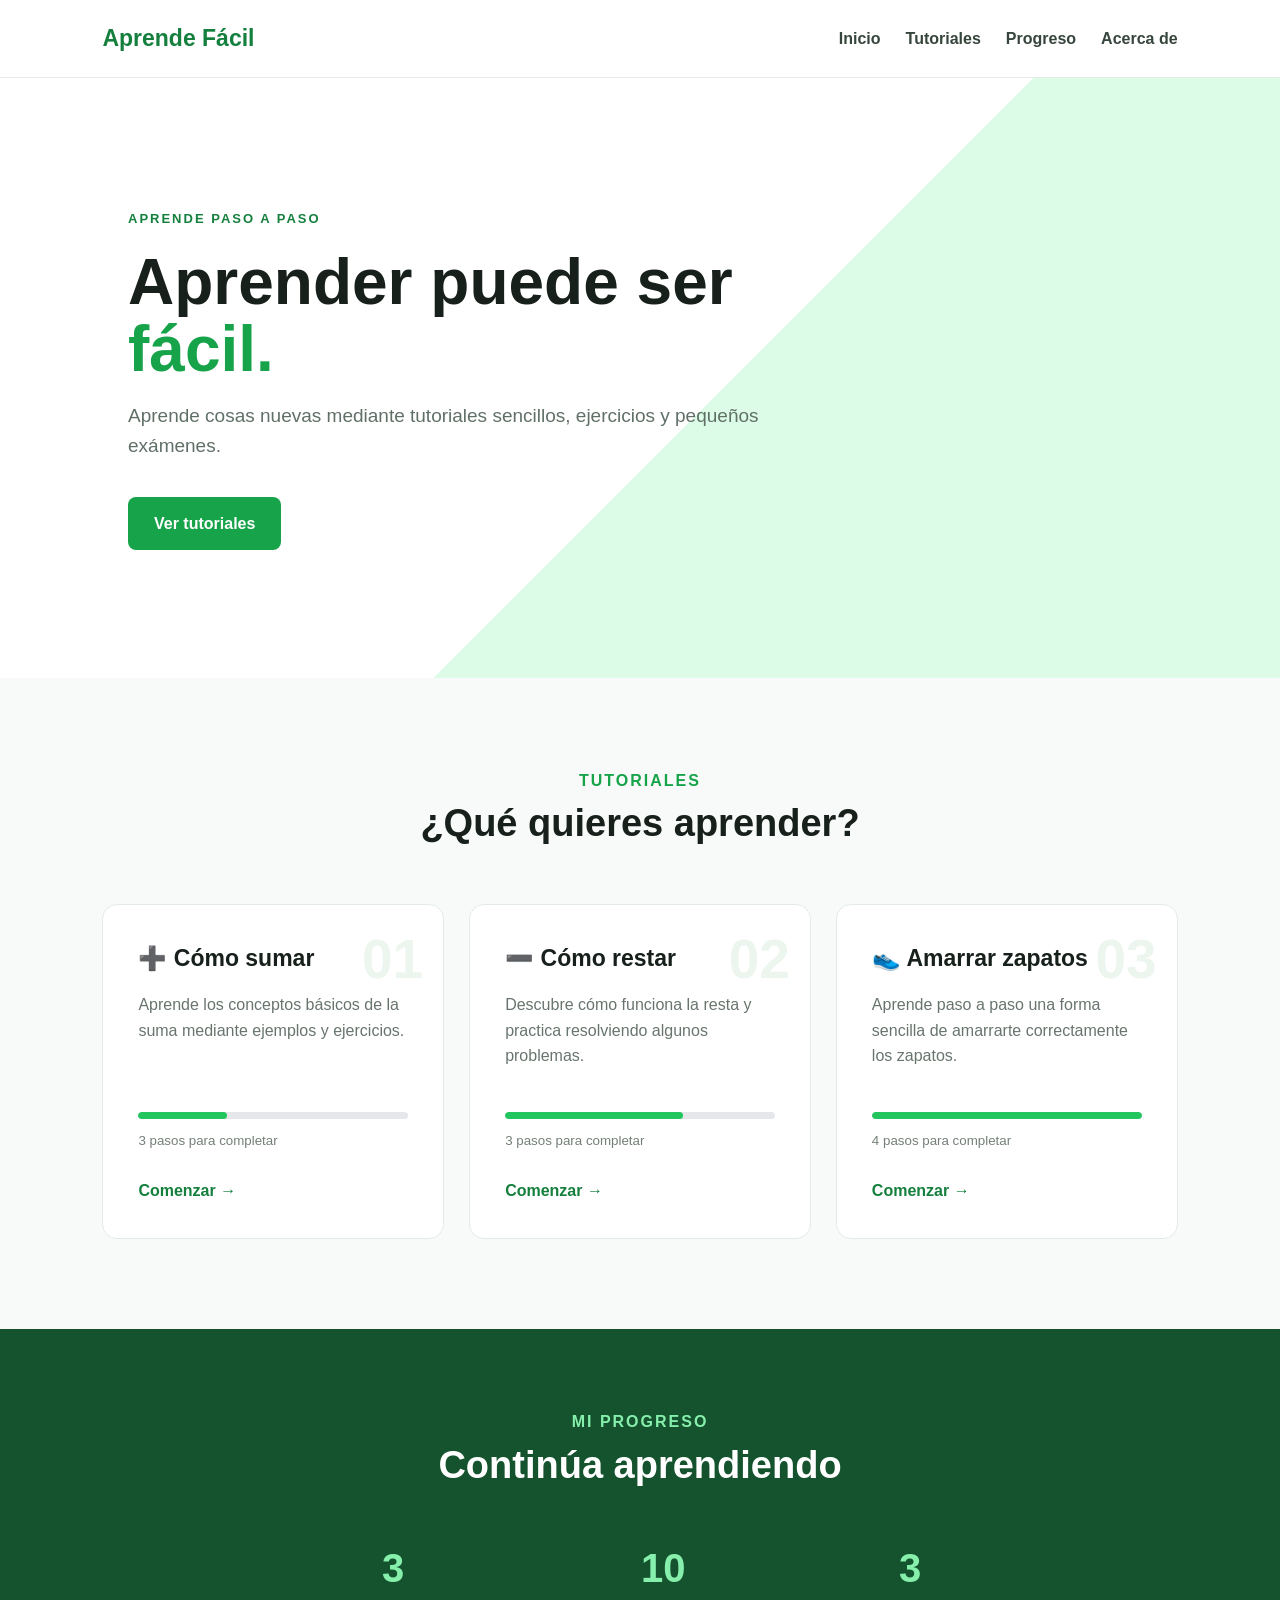
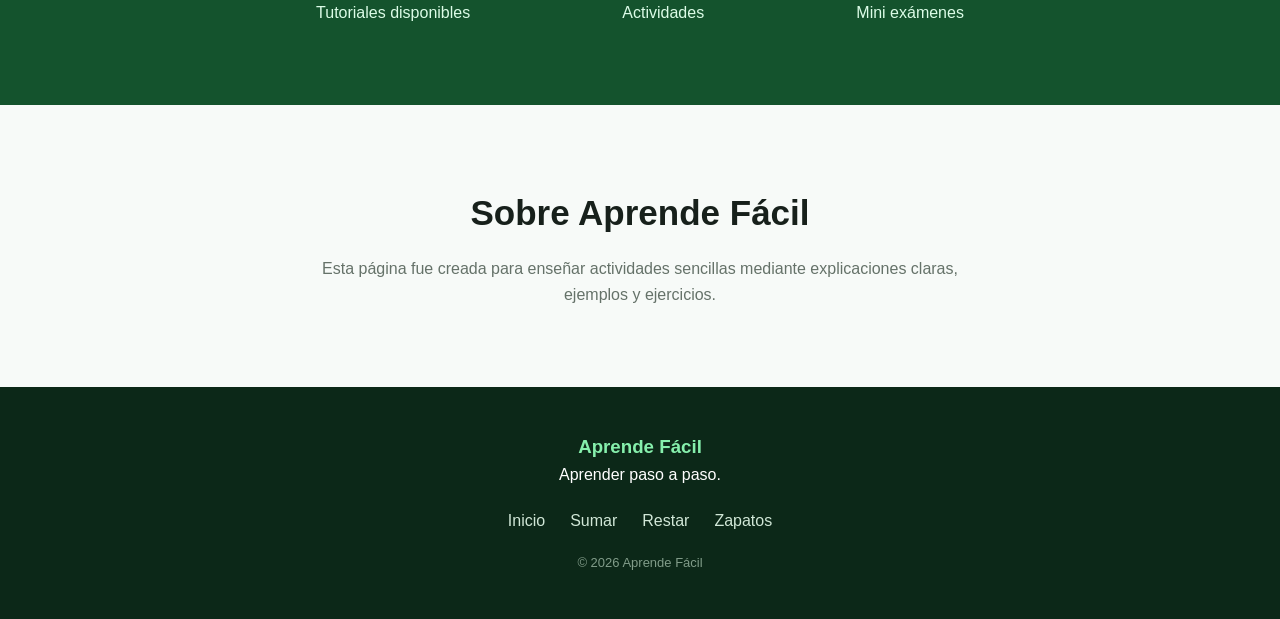
<file: index.html>
<!DOCTYPE html>
<html lang="es">
<head>
    <meta charset="UTF-8">
    <meta name="viewport" content="width=device-width, initial-scale=1.0">
    <title>Aprende Fácil</title>
    <link rel="stylesheet" href="style.css">
</head>

<body>

<header>
    <div class="logo">Aprende Fácil</div>

    <nav>
        <a href="index.html">Inicio</a>
        <a href="#tutoriales">Tutoriales</a>
        <a href="#progreso">Progreso</a>
        <a href="#nosotros">Acerca de</a>
    </nav>
</header>

<main>

    <section class="principal">
        <div>
            <span class="etiqueta">APRENDE PASO A PASO</span>

            <h1>Aprender puede ser <span>fácil.</span></h1>

            <p>
                Aprende cosas nuevas mediante tutoriales sencillos,
                ejercicios y pequeños exámenes.
            </p>

            <a class="boton" href="#tutoriales">
                Ver tutoriales
            </a>
        </div>
    </section>


    <section id="tutoriales" class="seccion">

        <div class="titulo-seccion">
            <p>TUTORIALES</p>
            <h2>¿Qué quieres aprender?</h2>
        </div>

        <div class="tarjetas">

            <article class="tarjeta">
                <div class="numero">01</div>

                <h3>➕ Cómo sumar</h3>

                <p>
                    Aprende los conceptos básicos de la suma mediante
                    ejemplos y ejercicios.
                </p>

                <div class="barra">
                    <div class="progreso p33"></div>
                </div>

                <small>3 pasos para completar</small>

                <a href="sumar.html" class="boton-secundario">
                    Comenzar →
                </a>
            </article>


            <article class="tarjeta">
                <div class="numero">02</div>

                <h3>➖ Cómo restar</h3>

                <p>
                    Descubre cómo funciona la resta y practica
                    resolviendo algunos problemas.
                </p>

                <div class="barra">
                    <div class="progreso p66"></div>
                </div>

                <small>3 pasos para completar</small>

                <a href="restar.html" class="boton-secundario">
                    Comenzar →
                </a>
            </article>


            <article class="tarjeta">
                <div class="numero">03</div>

                <h3>👟 Amarrar zapatos</h3>

                <p>
                    Aprende paso a paso una forma sencilla de
                    amarrarte correctamente los zapatos.
                </p>

                <div class="barra">
                    <div class="progreso p100"></div>
                </div>

                <small>4 pasos para completar</small>

                <a href="zapatos.html" class="boton-secundario">
                    Comenzar →
                </a>
            </article>

        </div>
    </section>


    <section id="progreso" class="progreso-general">

        <p>MI PROGRESO</p>

        <h2>Continúa aprendiendo</h2>

        <div class="caja-progreso">

            <div>
                <strong>3</strong>
                <span>Tutoriales disponibles</span>
            </div>

            <div>
                <strong>10</strong>
                <span>Actividades</span>
            </div>

            <div>
                <strong>3</strong>
                <span>Mini exámenes</span>
            </div>

        </div>

    </section>


    <section id="nosotros" class="nosotros">

        <h2>Sobre Aprende Fácil</h2>

        <p>
            Esta página fue creada para enseñar actividades sencillas
            mediante explicaciones claras, ejemplos y ejercicios.
        </p>

    </section>

</main>


<footer>

    <div>
        <h3>Aprende Fácil</h3>
        <p>Aprender paso a paso.</p>
    </div>

    <div class="footer-links">
        <a href="index.html">Inicio</a>
        <a href="sumar.html">Sumar</a>
        <a href="restar.html">Restar</a>
        <a href="zapatos.html">Zapatos</a>
    </div>

    <p class="copyright">
        © 2026 Aprende Fácil
    </p>

</footer>

</body>
</html>
</file>
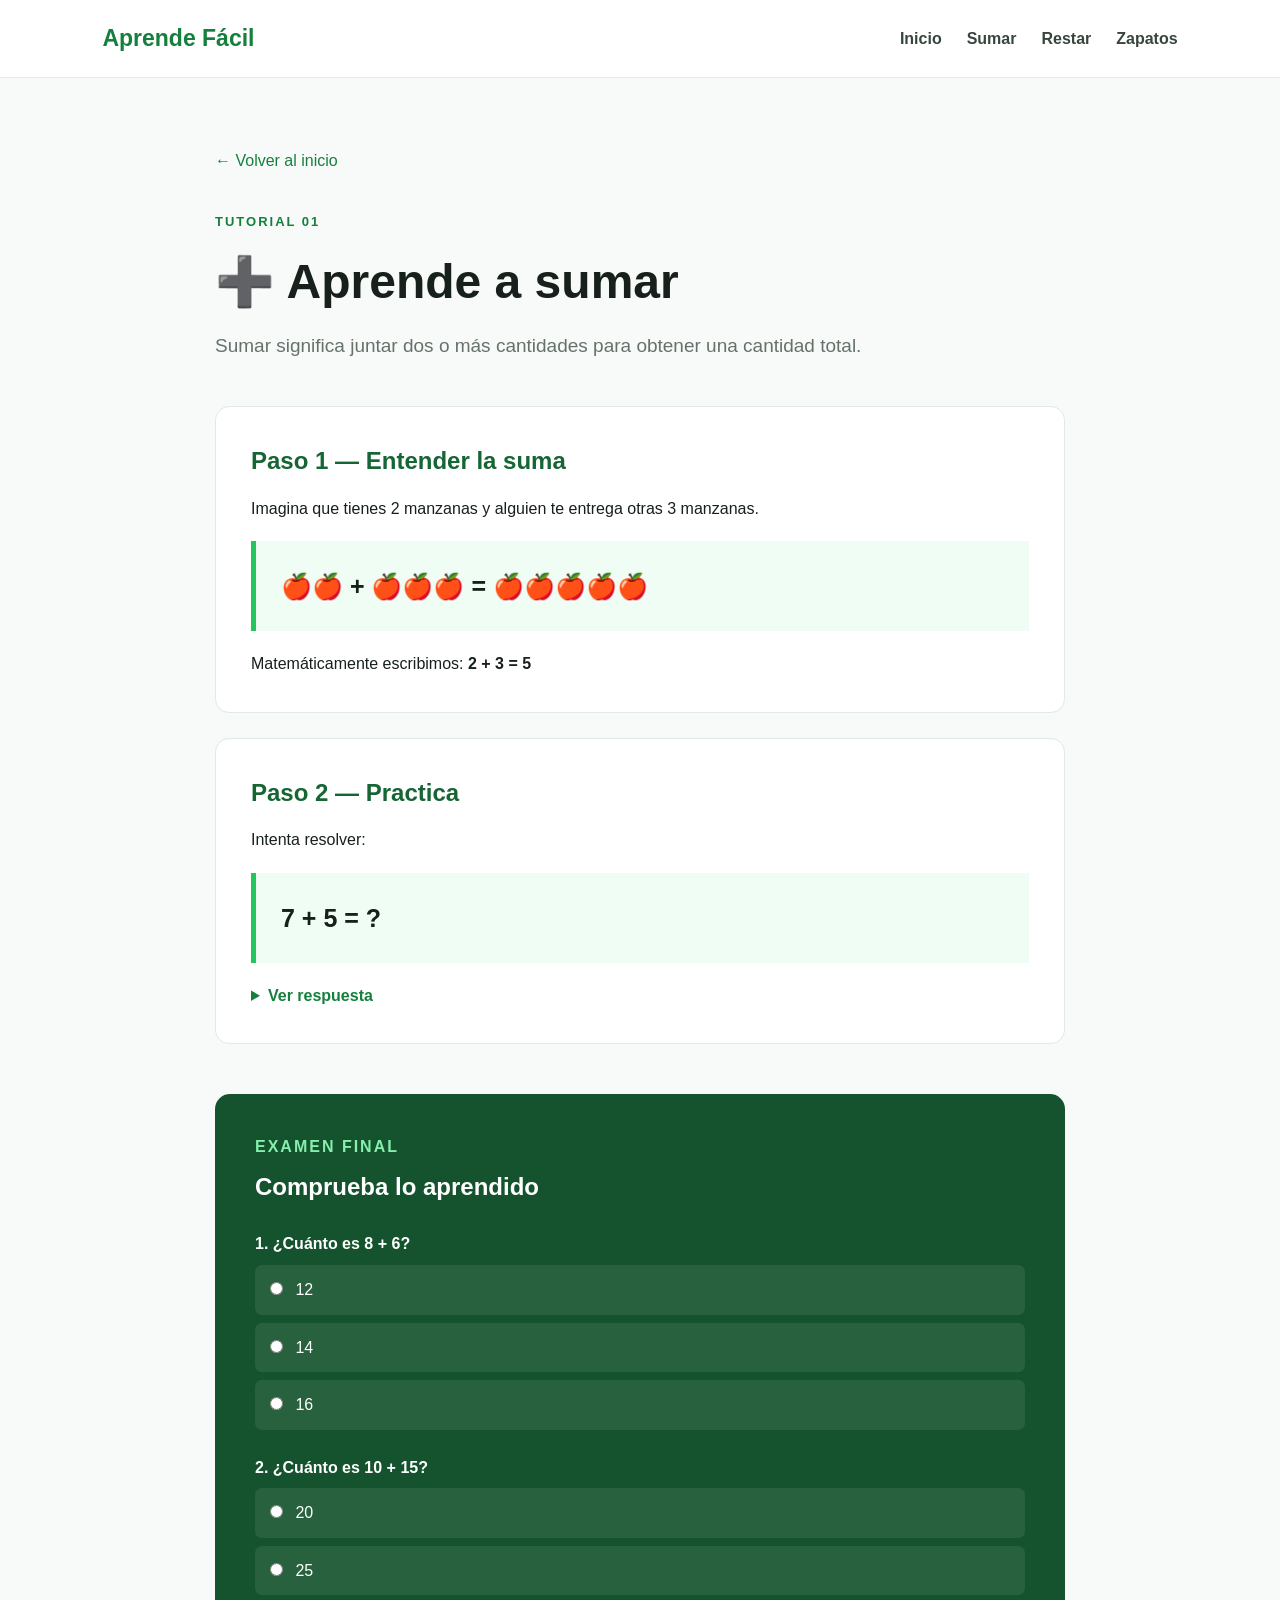
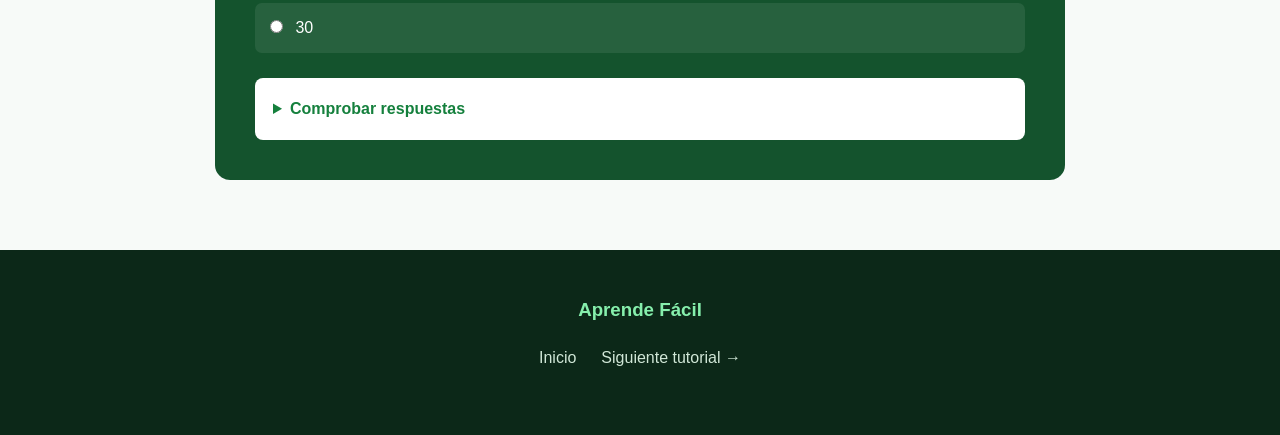
<file: problema.html>
<!DOCTYPE html>
<html lang="es">
<head>
    <meta charset="UTF-8">
    <meta name="viewport" content="width=device-width, initial-scale=1.0">
    <title>Aprender a sumar</title>
    <link rel="stylesheet" href="style.css">
</head>

<body>

<header>
    <div class="logo">Aprende Fácil</div>

    <nav>
        <a href="index.html">Inicio</a>
        <a href="sumar.html">Sumar</a>
        <a href="restar.html">Restar</a>
        <a href="zapatos.html">Zapatos</a>
    </nav>
</header>

<main class="tutorial">

    <a href="index.html" class="volver">← Volver al inicio</a>

    <span class="etiqueta">TUTORIAL 01</span>

    <h1>➕ Aprende a sumar</h1>

    <p class="introduccion">
        Sumar significa juntar dos o más cantidades para obtener
        una cantidad total.
    </p>


    <section class="leccion">

        <h2>Paso 1 — Entender la suma</h2>

        <p>
            Imagina que tienes 2 manzanas y alguien te entrega
            otras 3 manzanas.
        </p>

        <div class="ejemplo">
            🍎🍎 + 🍎🍎🍎 = 🍎🍎🍎🍎🍎
        </div>

        <p>
            Matemáticamente escribimos:
            <strong>2 + 3 = 5</strong>
        </p>

    </section>


    <section class="leccion">

        <h2>Paso 2 — Practica</h2>

        <p>Intenta resolver:</p>

        <div class="operacion">
            7 + 5 = ?
        </div>

        <details>
            <summary>Ver respuesta</summary>

            <p>
                La respuesta es <strong>12</strong>.
                Porque 7 + 5 = 12.
            </p>
        </details>

    </section>


    <section class="examen">

        <span>EXAMEN FINAL</span>

        <h2>Comprueba lo aprendido</h2>

        <p><strong>1. ¿Cuánto es 8 + 6?</strong></p>

        <label>
            <input type="radio" name="p1">
            12
        </label>

        <label>
            <input type="radio" name="p1">
            14
        </label>

        <label>
            <input type="radio" name="p1">
            16
        </label>


        <p><strong>2. ¿Cuánto es 10 + 15?</strong></p>

        <label>
            <input type="radio" name="p2">
            20
        </label>

        <label>
            <input type="radio" name="p2">
            25
        </label>

        <label>
            <input type="radio" name="p2">
            30
        </label>


        <details class="resultado">
            <summary>Comprobar respuestas</summary>

            <p>
                ✓ Pregunta 1: <strong>14</strong><br>
                ✓ Pregunta 2: <strong>25</strong>
            </p>
        </details>

    </section>

</main>

<footer>
    <h3>Aprende Fácil</h3>

    <div class="footer-links">
        <a href="index.html">Inicio</a>
        <a href="restar.html">Siguiente tutorial →</a>
    </div>
</footer>

</body>
</html>
</file>
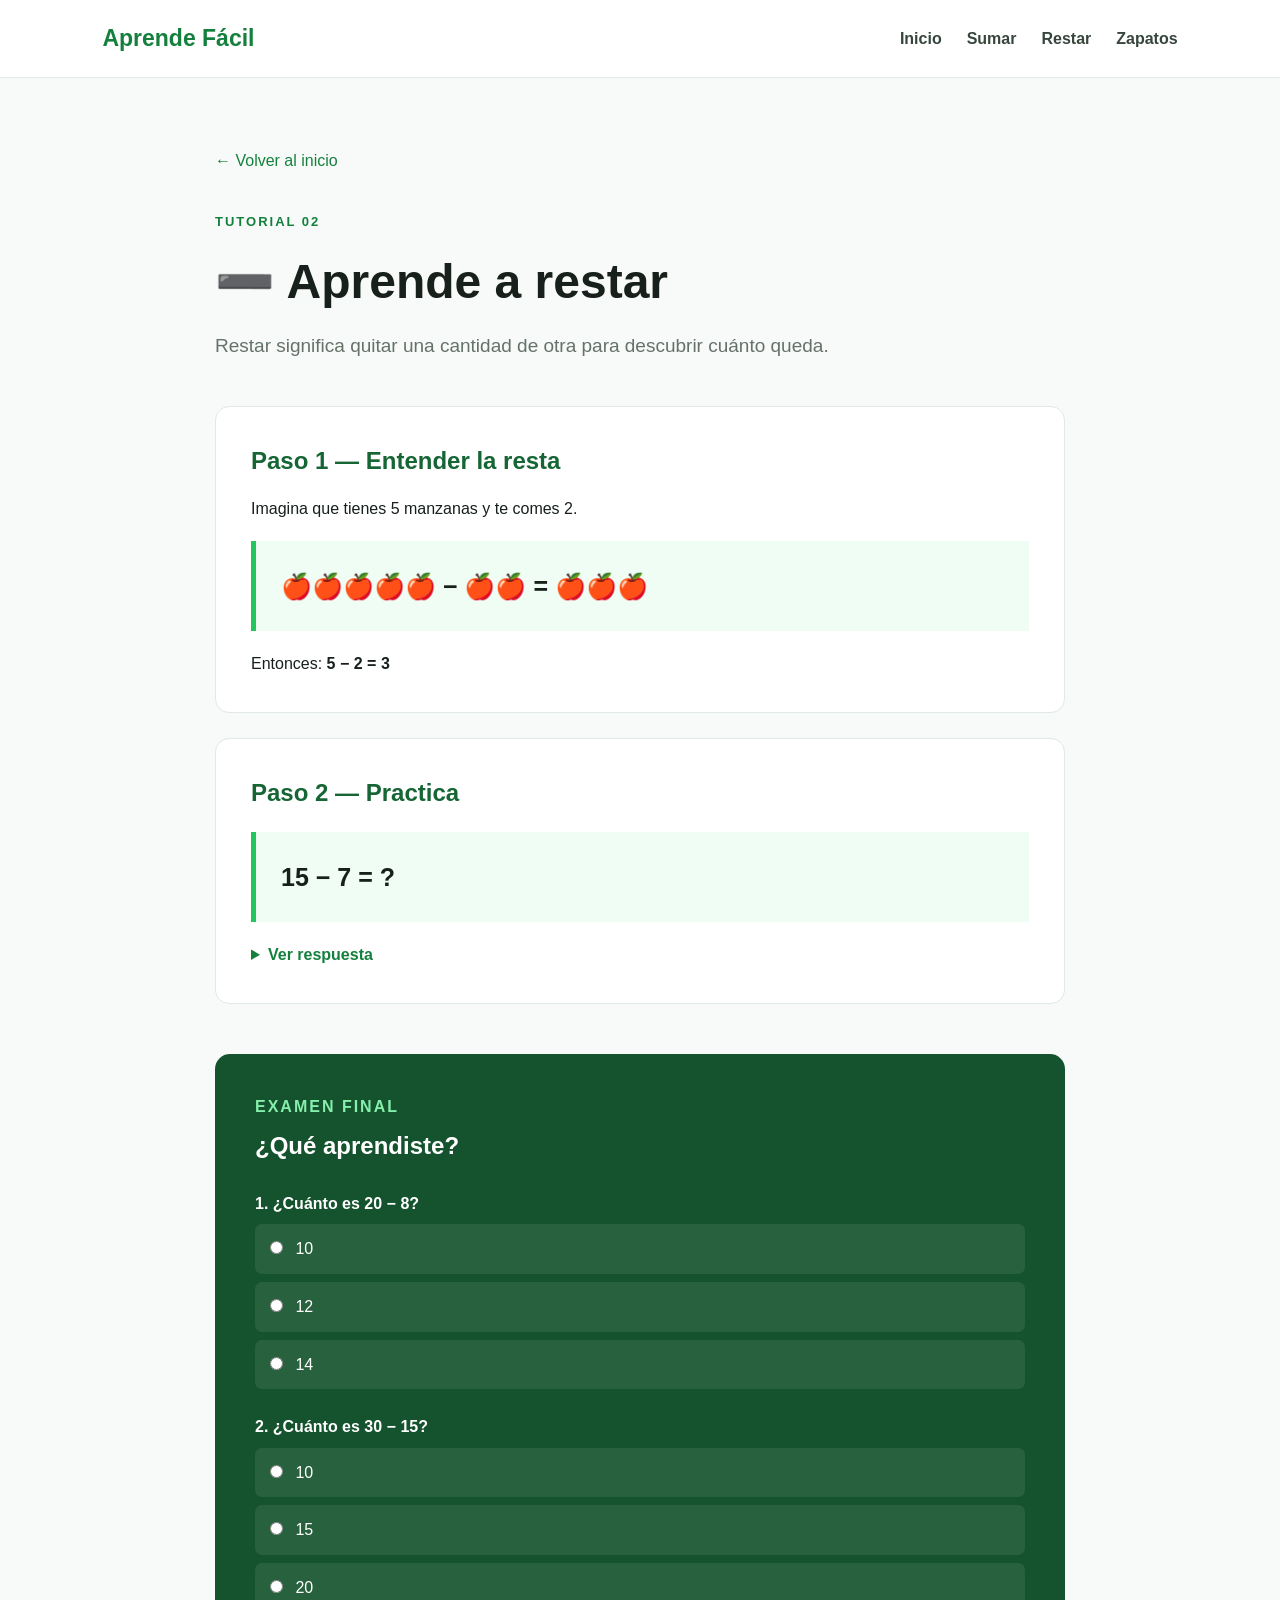
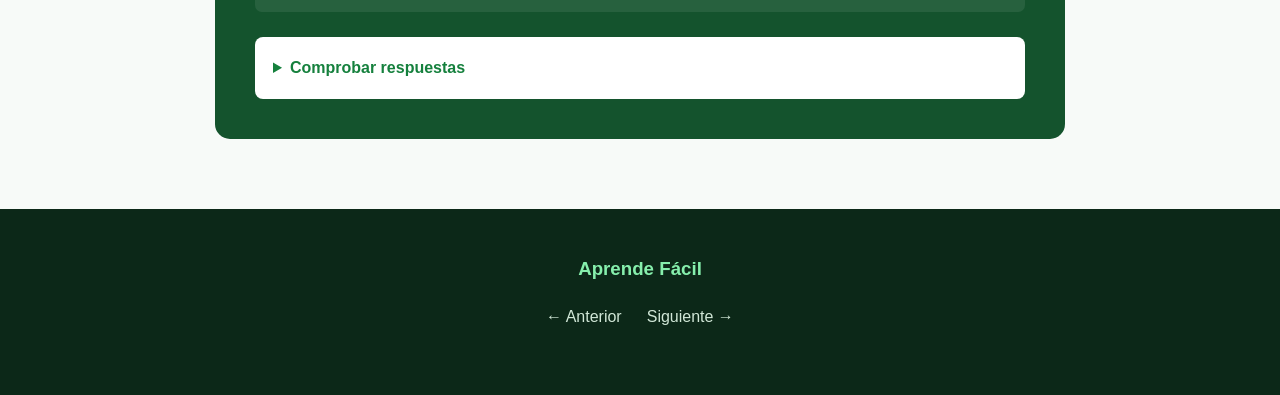
<file: RESTAR.HTML>
<!DOCTYPE html>
<html lang="es">
<head>
    <meta charset="UTF-8">
    <meta name="viewport" content="width=device-width, initial-scale=1.0">
    <title>Aprender a restar</title>
    <link rel="stylesheet" href="style.css">
</head>

<body>

<header>
    <div class="logo">Aprende Fácil</div>

    <nav>
        <a href="index.html">Inicio</a>
        <a href="sumar.html">Sumar</a>
        <a href="restar.html">Restar</a>
        <a href="zapatos.html">Zapatos</a>
    </nav>
</header>

<main class="tutorial">

    <a href="index.html" class="volver">← Volver al inicio</a>

    <span class="etiqueta">TUTORIAL 02</span>

    <h1>➖ Aprende a restar</h1>

    <p class="introduccion">
        Restar significa quitar una cantidad de otra para descubrir
        cuánto queda.
    </p>


    <section class="leccion">

        <h2>Paso 1 — Entender la resta</h2>

        <p>
            Imagina que tienes 5 manzanas y te comes 2.
        </p>

        <div class="ejemplo">
            🍎🍎🍎🍎🍎 − 🍎🍎 = 🍎🍎🍎
        </div>

        <p>
            Entonces:
            <strong>5 − 2 = 3</strong>
        </p>

    </section>


    <section class="leccion">

        <h2>Paso 2 — Practica</h2>

        <div class="operacion">
            15 − 7 = ?
        </div>

        <details>
            <summary>Ver respuesta</summary>
            <p>La respuesta es <strong>8</strong>.</p>
        </details>

    </section>


    <section class="examen">

        <span>EXAMEN FINAL</span>

        <h2>¿Qué aprendiste?</h2>

        <p><strong>1. ¿Cuánto es 20 − 8?</strong></p>

        <label>
            <input type="radio" name="p1"> 10
        </label>

        <label>
            <input type="radio" name="p1"> 12
        </label>

        <label>
            <input type="radio" name="p1"> 14
        </label>


        <p><strong>2. ¿Cuánto es 30 − 15?</strong></p>

        <label>
            <input type="radio" name="p2"> 10
        </label>

        <label>
            <input type="radio" name="p2"> 15
        </label>

        <label>
            <input type="radio" name="p2"> 20
        </label>


        <details class="resultado">
            <summary>Comprobar respuestas</summary>

            <p>
                ✓ Pregunta 1: <strong>12</strong><br>
                ✓ Pregunta 2: <strong>15</strong>
            </p>
        </details>

    </section>

</main>

<footer>
    <h3>Aprende Fácil</h3>

    <div class="footer-links">
        <a href="sumar.html">← Anterior</a>
        <a href="zapatos.html">Siguiente →</a>
    </div>
</footer>

</body>
</html>
</file>
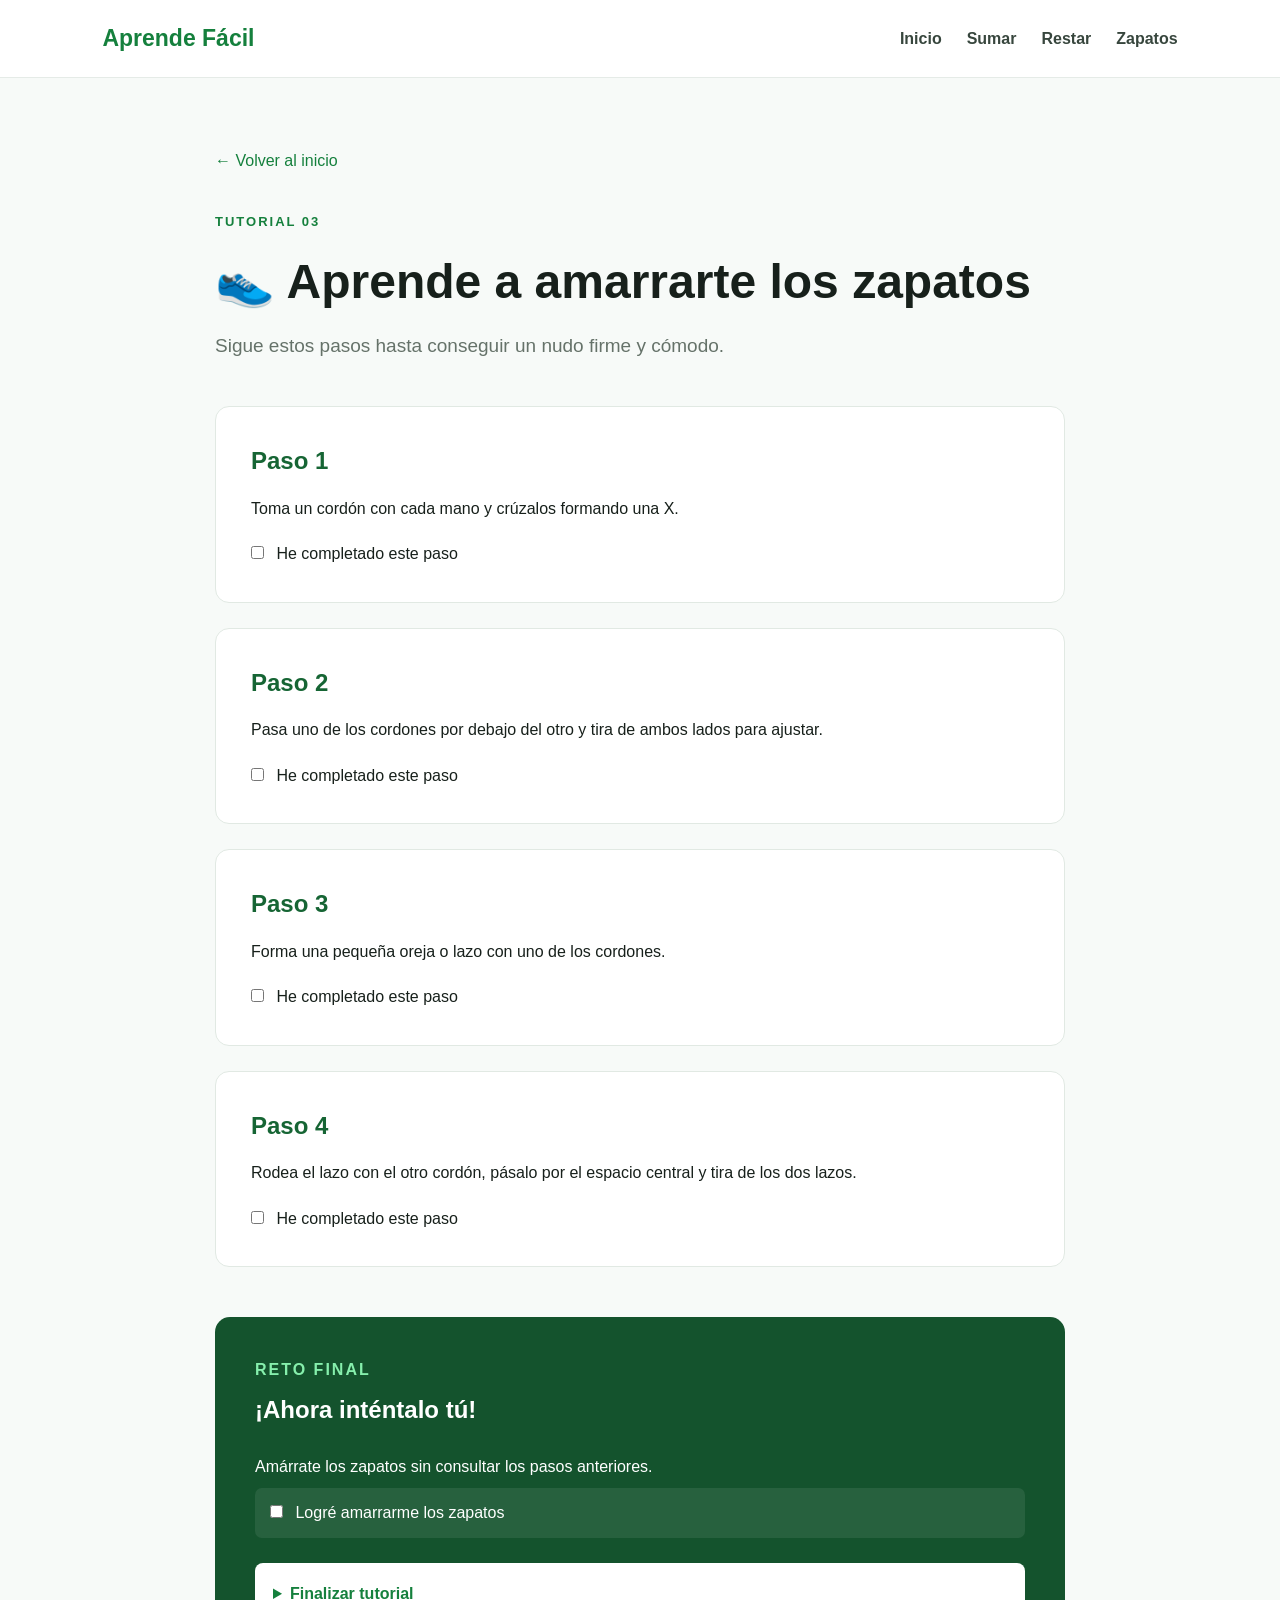
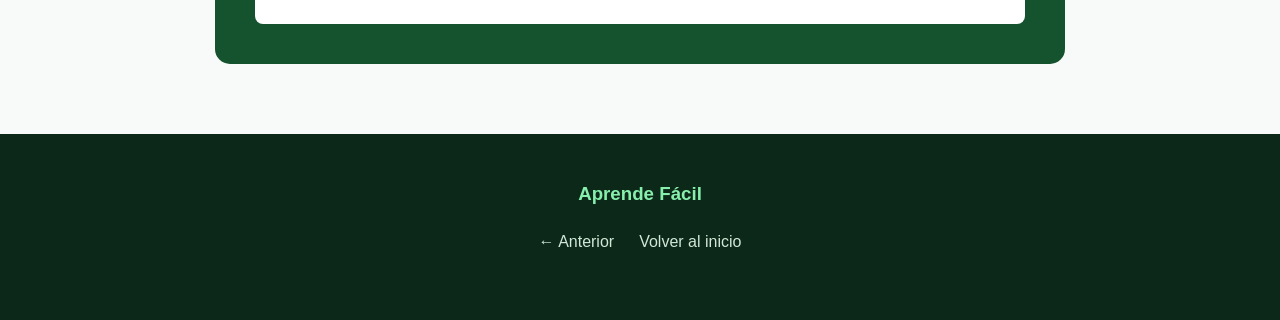
<file: Zapatos.html>
<!DOCTYPE html>
<html lang="es">
<head>
    <meta charset="UTF-8">
    <meta name="viewport" content="width=device-width, initial-scale=1.0">
    <title>Amarrarse los zapatos</title>
    <link rel="stylesheet" href="style.css">
</head>

<body>

<header>
    <div class="logo">Aprende Fácil</div>

    <nav>
        <a href="index.html">Inicio</a>
        <a href="sumar.html">Sumar</a>
        <a href="restar.html">Restar</a>
        <a href="zapatos.html">Zapatos</a>
    </nav>
</header>


<main class="tutorial">

    <a href="index.html" class="volver">← Volver al inicio</a>

    <span class="etiqueta">TUTORIAL 03</span>

    <h1>👟 Aprende a amarrarte los zapatos</h1>

    <p class="introduccion">
        Sigue estos pasos hasta conseguir un nudo firme y cómodo.
    </p>


    <section class="leccion">

        <h2>Paso 1</h2>

        <p>
            Toma un cordón con cada mano y crúzalos formando una X.
        </p>

        <label class="completar">
            <input type="checkbox">
            He completado este paso
        </label>

    </section>


    <section class="leccion">

        <h2>Paso 2</h2>

        <p>
            Pasa uno de los cordones por debajo del otro y tira
            de ambos lados para ajustar.
        </p>

        <label class="completar">
            <input type="checkbox">
            He completado este paso
        </label>

    </section>


    <section class="leccion">

        <h2>Paso 3</h2>

        <p>
            Forma una pequeña oreja o lazo con uno de los cordones.
        </p>

        <label class="completar">
            <input type="checkbox">
            He completado este paso
        </label>

    </section>


    <section class="leccion">

        <h2>Paso 4</h2>

        <p>
            Rodea el lazo con el otro cordón, pásalo por el espacio
            central y tira de los dos lazos.
        </p>

        <label class="completar">
            <input type="checkbox">
            He completado este paso
        </label>

    </section>


    <section class="examen">

        <span>RETO FINAL</span>

        <h2>¡Ahora inténtalo tú!</h2>

        <p>
            Amárrate los zapatos sin consultar los pasos anteriores.
        </p>

        <label class="completar">
            <input type="checkbox">
            Logré amarrarme los zapatos
        </label>


        <details class="resultado">

            <summary>Finalizar tutorial</summary>

            <h3>🎉 ¡Tutorial completado!</h3>

            <p>
                Ya conoces los pasos básicos para amarrarte
                correctamente los zapatos.
            </p>

        </details>

    </section>

</main>


<footer>

    <h3>Aprende Fácil</h3>

    <div class="footer-links">
        <a href="restar.html">← Anterior</a>
        <a href="index.html">Volver al inicio</a>
    </div>

</footer>

</body>
</html>
</file>
<file: style.css>
* {
    box-sizing: border-box;
    margin: 0;
    padding: 0;
}

html {
    scroll-behavior: smooth;
}

body {
    font-family: Arial, Helvetica, sans-serif;
    background: #f7faf8;
    color: #17201b;
    line-height: 1.6;
}


/* ---------- HEADER ---------- */

header {
    background: white;
    display: flex;
    justify-content: space-between;
    align-items: center;
    padding: 20px 8%;
    position: sticky;
    top: 0;
    z-index: 10;
    border-bottom: 1px solid #e5ebe7;
}

.logo {
    font-size: 23px;
    font-weight: bold;
    color: #15803d;
}

nav {
    display: flex;
    gap: 25px;
}

nav a {
    color: #37463d;
    text-decoration: none;
    font-weight: bold;
    transition: 0.3s;
}

nav a:hover {
    color: #16a34a;
    transform: translateY(-2px);
}


/* ---------- PORTADA ---------- */

.principal {
    min-height: 600px;
    display: flex;
    align-items: center;
    padding: 80px 10%;
    background:
        linear-gradient(135deg, #ffffff 55%, #dcfce7 55%);
}

.principal div {
    max-width: 650px;
}

.principal h1 {
    font-size: 64px;
    line-height: 1.05;
    margin: 18px 0;
}

.principal h1 span {
    color: #16a34a;
}

.principal p {
    font-size: 19px;
    color: #607067;
    margin-bottom: 35px;
}

.etiqueta {
    color: #15803d;
    font-size: 13px;
    letter-spacing: 2px;
    font-weight: bold;
}


/* ---------- BOTONES ---------- */

.boton {
    display: inline-block;
    padding: 14px 26px;
    background: #16a34a;
    color: white;
    text-decoration: none;
    border-radius: 8px;
    font-weight: bold;
    transition: 0.3s;
}

.boton:hover {
    background: #15803d;
    transform: translateY(-3px);
    box-shadow: 0 8px 20px #00000020;
}


/* ---------- TUTORIALES INICIO ---------- */

.seccion {
    padding: 90px 8%;
}

.titulo-seccion {
    text-align: center;
    margin-bottom: 50px;
}

.titulo-seccion p {
    color: #16a34a;
    font-weight: bold;
    letter-spacing: 2px;
}

.titulo-seccion h2 {
    font-size: 38px;
}

.tarjetas {
    display: grid;
    grid-template-columns: repeat(3, 1fr);
    gap: 25px;
}

.tarjeta {
    position: relative;
    background: white;
    padding: 35px;
    border-radius: 15px;
    border: 1px solid #e4ebe6;
    transition: 0.35s;
    overflow: hidden;
}

.tarjeta:hover {
    transform: translateY(-10px);
    box-shadow: 0 15px 35px #00000015;
    border-color: #86efac;
}

.numero {
    position: absolute;
    right: 20px;
    top: 10px;
    font-size: 55px;
    color: #edf5ef;
    font-weight: bold;
}

.tarjeta h3 {
    font-size: 23px;
    margin-bottom: 15px;
}

.tarjeta p {
    color: #68756d;
    min-height: 100px;
}

.tarjeta small {
    color: #748078;
}

.boton-secundario {
    display: block;
    margin-top: 25px;
    text-decoration: none;
    color: #15803d;
    font-weight: bold;
}

.boton-secundario:hover {
    color: #22c55e;
}


/* ---------- BARRAS ---------- */

.barra {
    height: 7px;
    background: #e5e7eb;
    border-radius: 10px;
    margin: 20px 0 8px;
    overflow: hidden;
}

.progreso {
    height: 100%;
    background: #22c55e;
    border-radius: 10px;
}

.p33 {
    width: 33%;
}

.p66 {
    width: 66%;
}

.p100 {
    width: 100%;
}


/* ---------- PROGRESO GENERAL ---------- */

.progreso-general {
    padding: 80px 8%;
    background: #14532d;
    color: white;
    text-align: center;
}

.progreso-general > p {
    color: #86efac;
    letter-spacing: 2px;
    font-weight: bold;
}

.progreso-general h2 {
    font-size: 38px;
    margin-bottom: 40px;
}

.caja-progreso {
    max-width: 800px;
    margin: auto;
    display: flex;
    justify-content: space-around;
}

.caja-progreso div {
    display: flex;
    flex-direction: column;
}

.caja-progreso strong {
    font-size: 40px;
    color: #86efac;
}

.caja-progreso span {
    color: #dcfce7;
}


/* ---------- ACERCA DE ---------- */

.nosotros {
    padding: 80px 10%;
    text-align: center;
}

.nosotros h2 {
    font-size: 35px;
    margin-bottom: 15px;
}

.nosotros p {
    max-width: 650px;
    margin: auto;
    color: #657269;
}


/* ---------- PÁGINAS TUTORIAL ---------- */

.tutorial {
    max-width: 900px;
    margin: auto;
    padding: 70px 25px;
}

.volver {
    display: block;
    color: #15803d;
    text-decoration: none;
    margin-bottom: 35px;
}

.tutorial > h1 {
    font-size: 48px;
    margin: 10px 0;
}

.introduccion {
    color: #657269;
    font-size: 19px;
    margin-bottom: 45px;
}

.leccion {
    background: white;
    padding: 35px;
    border-radius: 14px;
    margin-bottom: 25px;
    border: 1px solid #e1e9e3;
}

.leccion h2 {
    color: #166534;
    margin-bottom: 15px;
}

.ejemplo,
.operacion {
    background: #f0fdf4;
    border-left: 5px solid #22c55e;
    padding: 25px;
    margin: 20px 0;
    font-size: 25px;
    font-weight: bold;
}


/* ---------- DETAILS ---------- */

details {
    margin-top: 20px;
}

summary {
    cursor: pointer;
    color: #15803d;
    font-weight: bold;
}

details p {
    margin-top: 15px;
}


/* ---------- EXAMEN ---------- */

.examen {
    background: #14532d;
    color: white;
    padding: 40px;
    border-radius: 15px;
    margin-top: 50px;
}

.examen > span {
    color: #86efac;
    letter-spacing: 2px;
    font-weight: bold;
}

.examen h2 {
    margin: 8px 0 25px;
}

.examen > p {
    margin-top: 25px;
}

.examen label {
    display: block;
    background: #ffffff15;
    padding: 12px 15px;
    margin: 8px 0;
    border-radius: 7px;
    cursor: pointer;
    transition: 0.2s;
}

.examen label:hover {
    background: #ffffff25;
    transform: translateX(5px);
}

input {
    margin-right: 8px;
    accent-color: #22c55e;
}

.resultado {
    background: white;
    color: #17201b;
    padding: 18px;
    border-radius: 8px;
    margin-top: 25px;
}

.completar {
    margin-top: 20px;
    display: inline-block;
}


/* ---------- FOOTER ---------- */

footer {
    background: #0c2818;
    color: white;
    padding: 45px 8%;
    text-align: center;
}

footer h3 {
    color: #86efac;
}

.footer-links {
    margin: 20px 0;
    display: flex;
    justify-content: center;
    gap: 25px;
}

.footer-links a {
    color: #d1e7d7;
    text-decoration: none;
    transition: 0.3s;
}

.footer-links a:hover {
    color: #4ade80;
    transform: translateY(-3px);
}

.copyright {
    color: #819c89;
    font-size: 13px;
}


/* ---------- CELULARES ---------- */

@media (max-width: 750px) {

    header {
        flex-direction: column;
        gap: 15px;
    }

    nav {
        gap: 12px;
        flex-wrap: wrap;
        justify-content: center;
    }

    .principal {
        min-height: 500px;
        background: #ffffff;
    }

    .principal h1 {
        font-size: 43px;
    }

    .tarjetas {
        grid-template-columns: 1fr;
    }

    .caja-progreso {
        flex-direction: column;
        gap: 30px;
    }

    .tutorial > h1 {
        font-size: 37px;
    }
}
</file>
